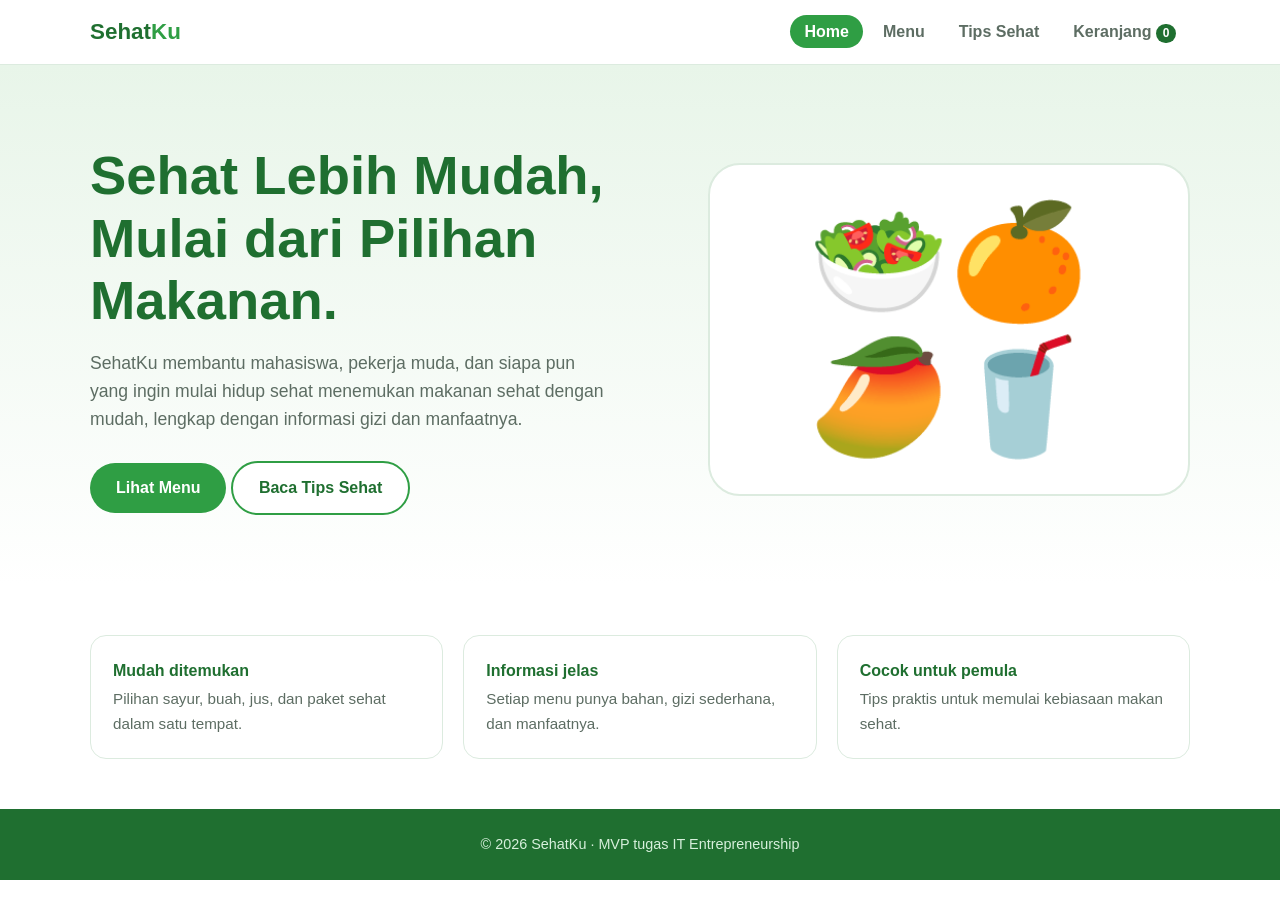
<file: index.html>
<!DOCTYPE html>
<html lang="id">
<head>
<meta charset="UTF-8">
<meta name="viewport" content="width=device-width, initial-scale=1">
<title>SehatKu - Sehat Lebih Mudah</title>
<link rel="stylesheet" href="style.css">
</head>
<body data-page="index">
<header class="navbar"><div class="container nav-inner">
  <a href="index.html" class="logo">Sehat<span>Ku</span></a>
  <button class="nav-toggle" id="navToggle" aria-label="Buka menu navigasi">&#9776;</button>
  <ul class="nav-links" id="navLinks">
    <li><a href="index.html" data-page="index">Home</a></li>
    <li><a href="menu.html" data-page="menu">Menu</a></li>
    <li><a href="tips.html" data-page="tips">Tips Sehat</a></li>
    <li><a href="keranjang.html" data-page="keranjang">Keranjang <span class="badge" id="cartCount">0</span></a></li>
  </ul></div></header>
<section class="hero"><div class="container hero-inner">
  <div>
    <h1>Sehat Lebih Mudah, Mulai dari Pilihan Makanan.</h1>
    <p>SehatKu membantu mahasiswa, pekerja muda, dan siapa pun yang ingin mulai hidup sehat menemukan makanan sehat dengan mudah, lengkap dengan informasi gizi dan manfaatnya.</p>
    <a href="menu.html" class="btn">Lihat Menu</a>
    <a href="tips.html" class="btn btn-outline">Baca Tips Sehat</a>
  </div>
  <div class="hero-art" aria-hidden="true">🥗🍊🥭🥤</div>
</div></section>
<section class="container features">
  <div class="feature"><b>Mudah ditemukan</b><p>Pilihan sayur, buah, jus, dan paket sehat dalam satu tempat.</p></div>
  <div class="feature"><b>Informasi jelas</b><p>Setiap menu punya bahan, gizi sederhana, dan manfaatnya.</p></div>
  <div class="feature"><b>Cocok untuk pemula</b><p>Tips praktis untuk memulai kebiasaan makan sehat.</p></div>
</section>
<footer><div class="container">&copy; 2026 SehatKu &middot; MVP tugas IT Entrepreneurship</div></footer>
<script src="script.js"></script>
</body>
</html>
</file>
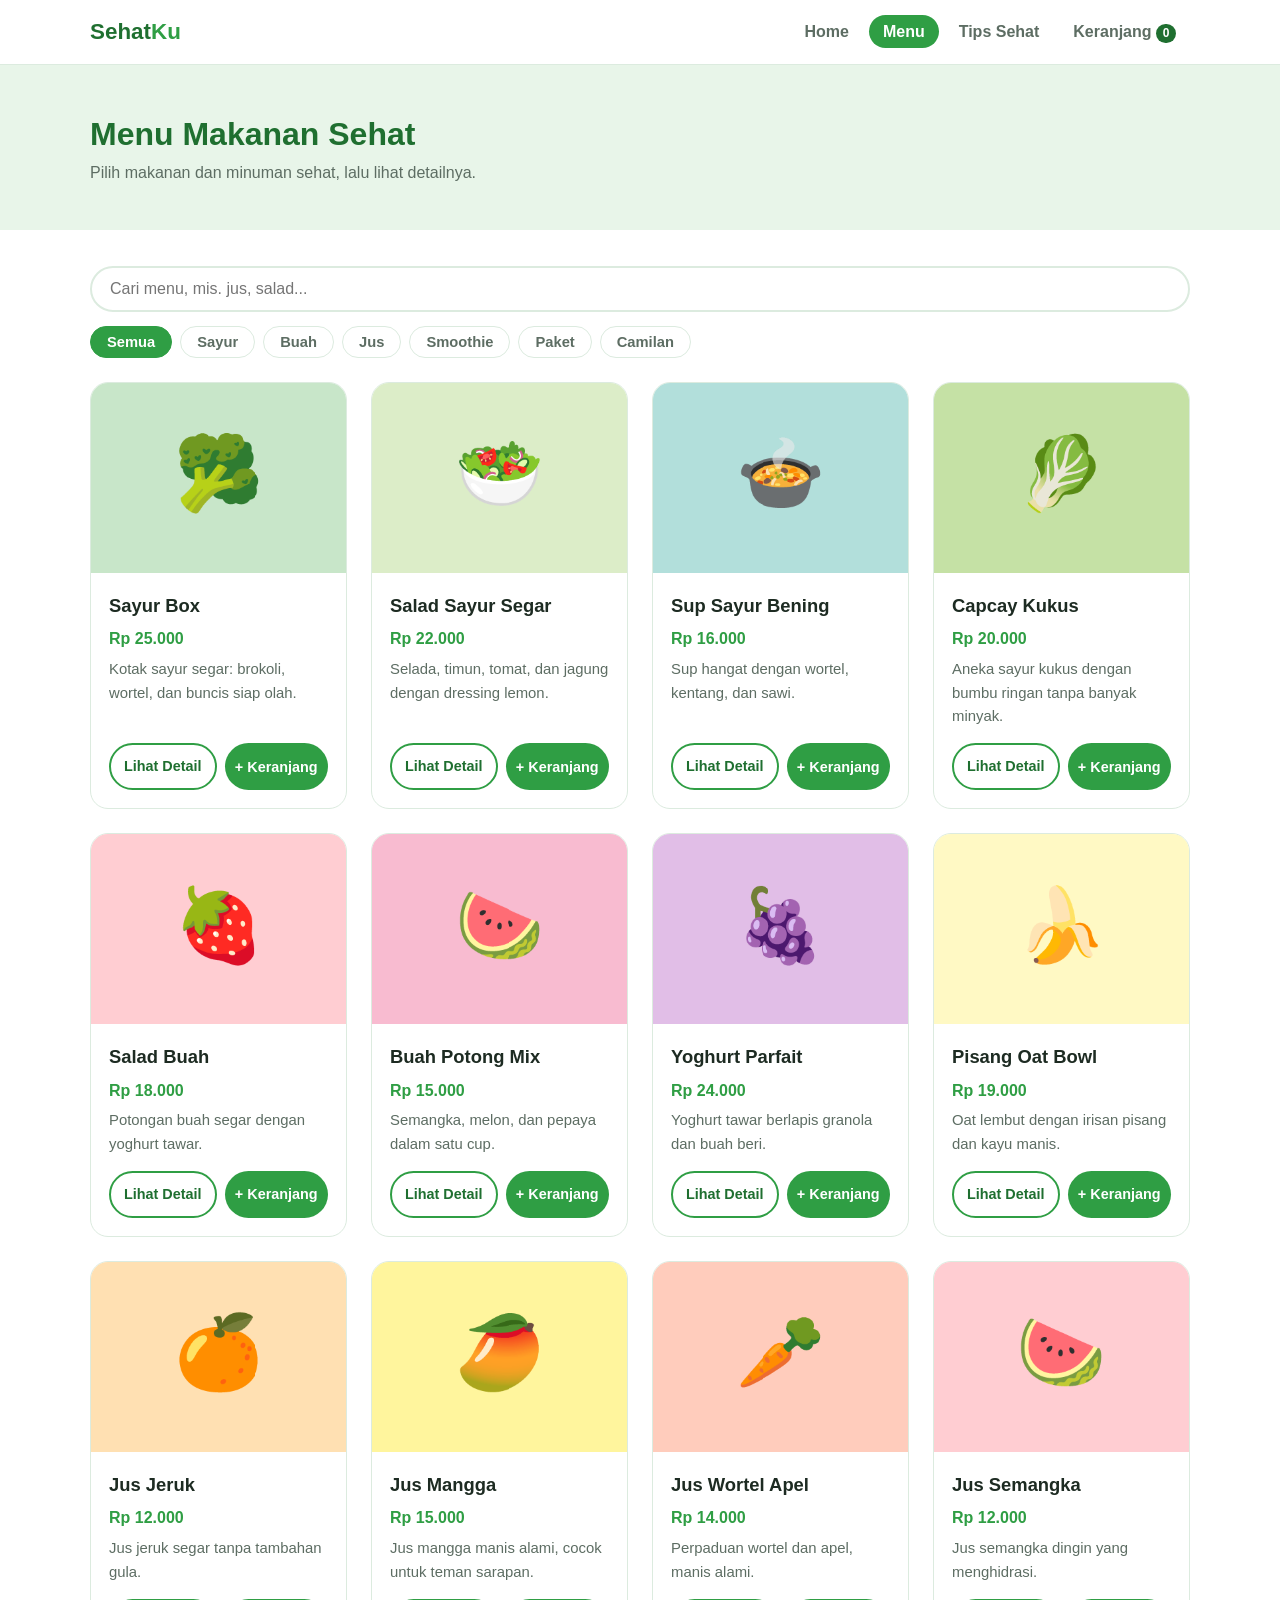
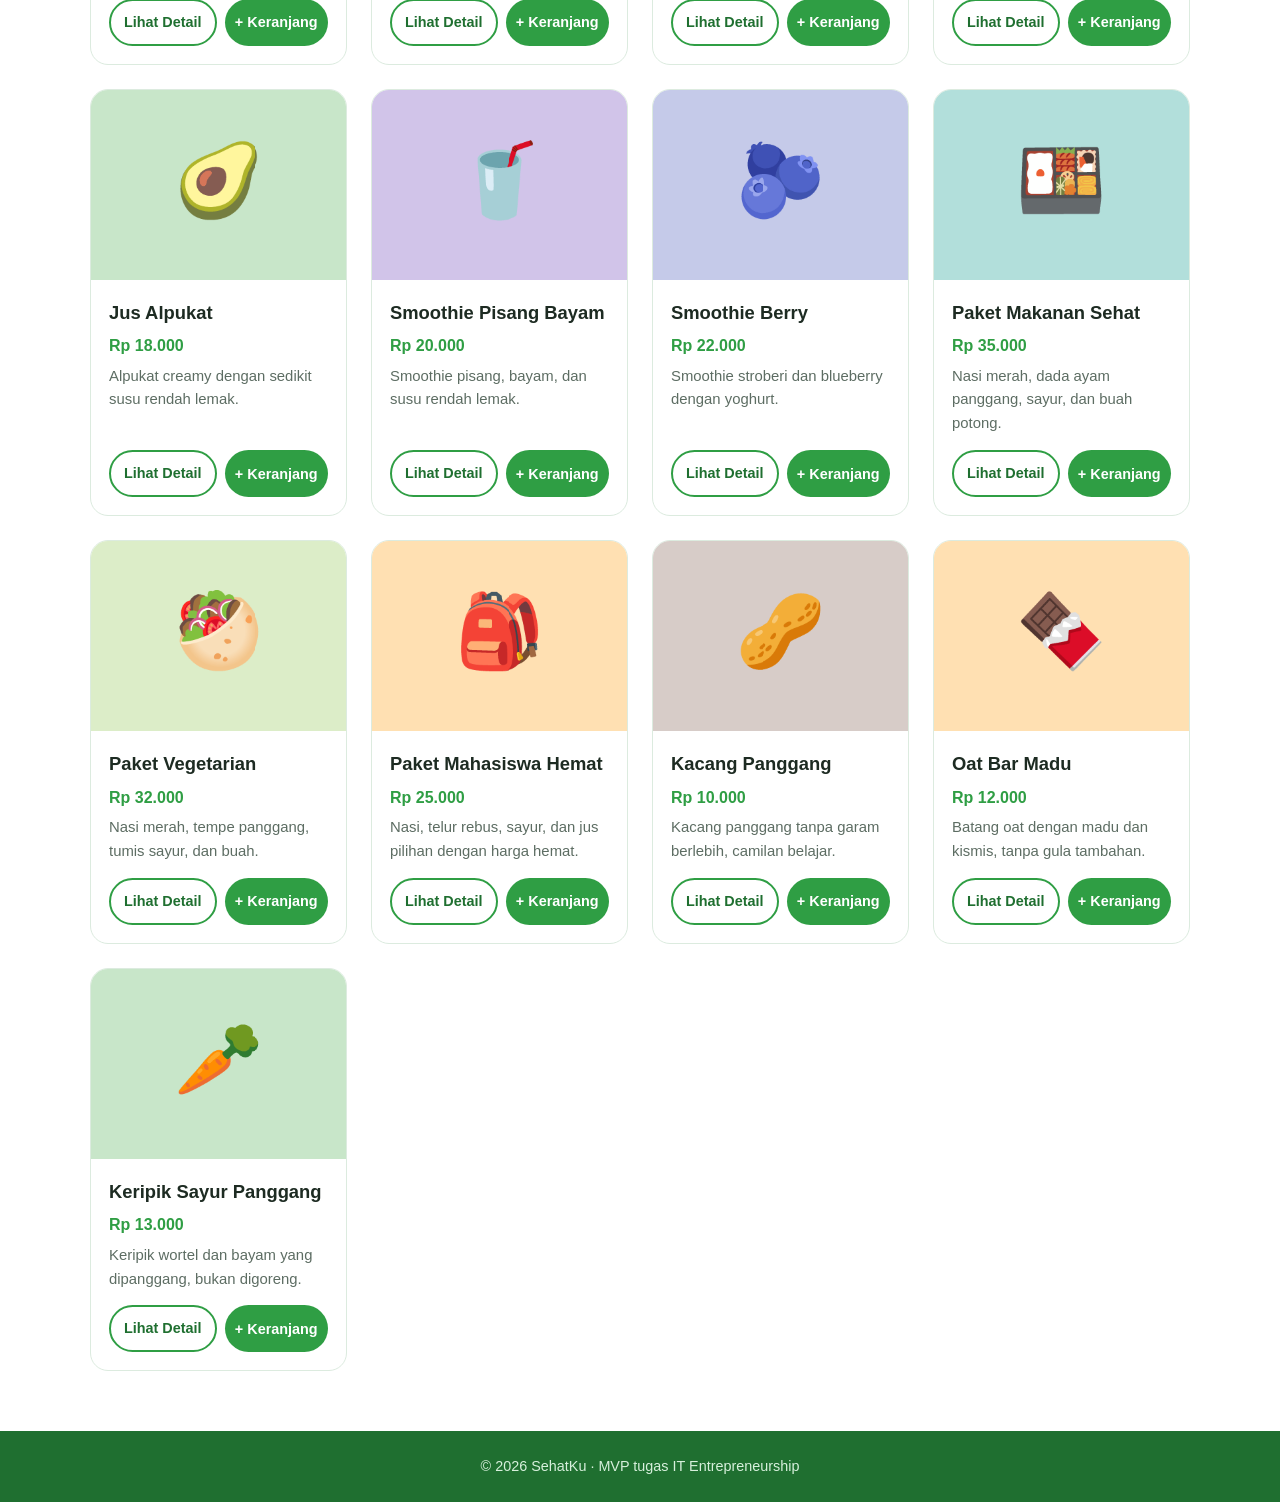
<file: menu.html>
<!DOCTYPE html>
<html lang="id">
<head>
<meta charset="UTF-8">
<meta name="viewport" content="width=device-width, initial-scale=1">
<title>Menu Makanan - SehatKu</title>
<link rel="stylesheet" href="style.css">
</head>
<body data-page="menu">
<header class="navbar"><div class="container nav-inner">
  <a href="index.html" class="logo">Sehat<span>Ku</span></a>
  <button class="nav-toggle" id="navToggle" aria-label="Buka menu navigasi">&#9776;</button>
  <ul class="nav-links" id="navLinks">
    <li><a href="index.html" data-page="index">Home</a></li>
    <li><a href="menu.html" data-page="menu">Menu</a></li>
    <li><a href="tips.html" data-page="tips">Tips Sehat</a></li>
    <li><a href="keranjang.html" data-page="keranjang">Keranjang <span class="badge" id="cartCount">0</span></a></li>
  </ul></div></header>
<section class="page-head"><div class="container"><h1>Menu Makanan Sehat</h1><p>Pilih makanan dan minuman sehat, lalu lihat detailnya.</p></div></section>
<main class="container">
  <div class="toolbar"><input type="search" id="searchInput" placeholder="Cari menu, mis. jus, salad..." aria-label="Cari menu"><div class="chips" id="chips"></div></div>
  <div class="grid" id="menuGrid"></div>
</main>
<footer><div class="container">&copy; 2026 SehatKu &middot; MVP tugas IT Entrepreneurship</div></footer>
<script src="script.js"></script>
</body>
</html>
</file>
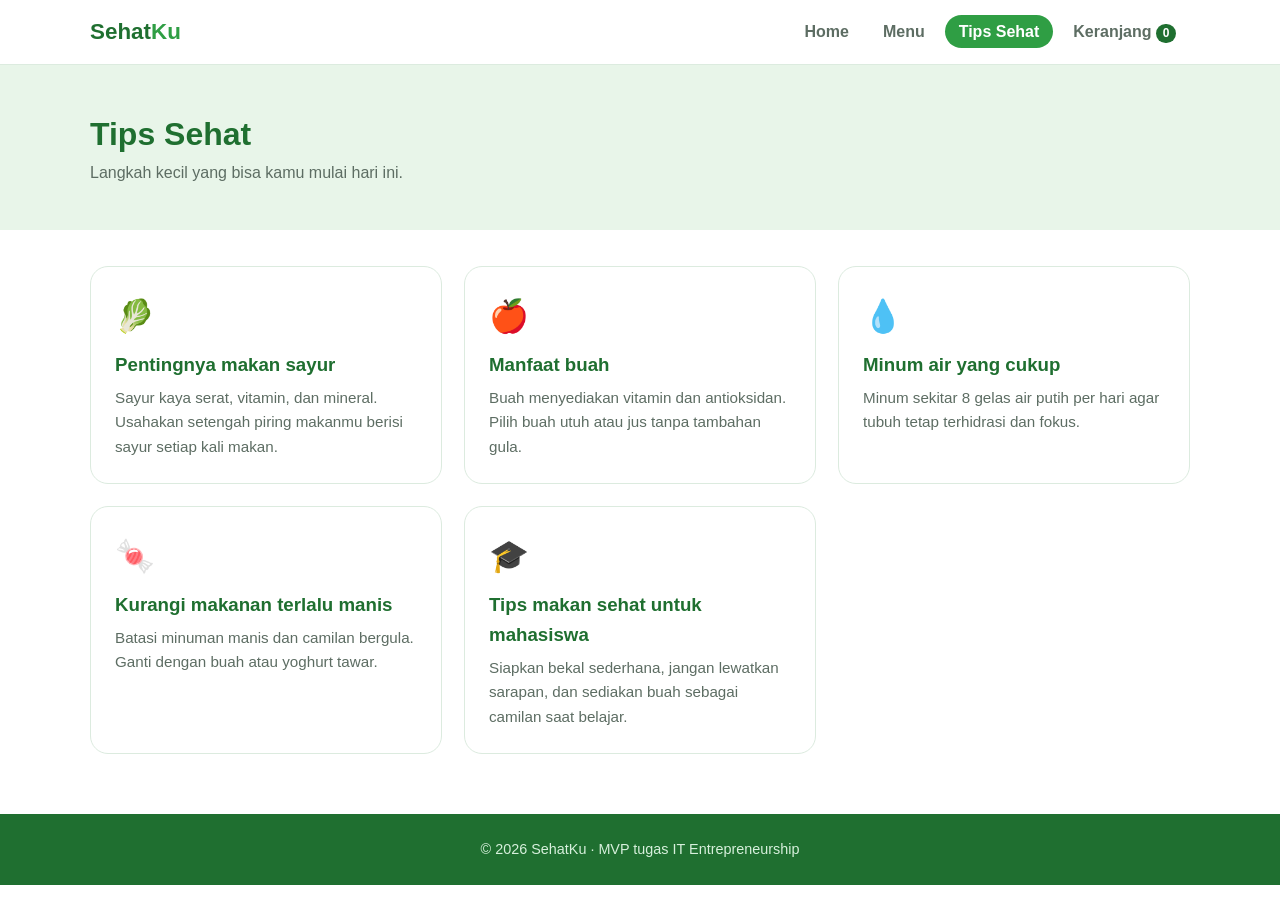
<file: tips.html>
<!DOCTYPE html>
<html lang="id">
<head>
<meta charset="UTF-8">
<meta name="viewport" content="width=device-width, initial-scale=1">
<title>Tips Sehat - SehatKu</title>
<link rel="stylesheet" href="style.css">
</head>
<body data-page="tips">
<header class="navbar"><div class="container nav-inner">
  <a href="index.html" class="logo">Sehat<span>Ku</span></a>
  <button class="nav-toggle" id="navToggle" aria-label="Buka menu navigasi">&#9776;</button>
  <ul class="nav-links" id="navLinks">
    <li><a href="index.html" data-page="index">Home</a></li>
    <li><a href="menu.html" data-page="menu">Menu</a></li>
    <li><a href="tips.html" data-page="tips">Tips Sehat</a></li>
    <li><a href="keranjang.html" data-page="keranjang">Keranjang <span class="badge" id="cartCount">0</span></a></li>
  </ul></div></header>
<section class="page-head"><div class="container"><h1>Tips Sehat</h1><p>Langkah kecil yang bisa kamu mulai hari ini.</p></div></section>
<main class="container"><div class="tips" id="tipsGrid"></div></main>
<footer><div class="container">&copy; 2026 SehatKu &middot; MVP tugas IT Entrepreneurship</div></footer>
<script src="script.js"></script>
</body>
</html>
</file>
<file: style.css>
:root{--green:#2f9e44;--green-dark:#1f6f30;--green-soft:#e8f5e9;--ink:#1d2b22;--muted:#5d6d63;--line:#dcebdf;--white:#fff}
*{box-sizing:border-box;margin:0;padding:0}
body{font-family:"Segoe UI",Roboto,Helvetica,Arial,sans-serif;color:var(--ink);background:var(--white);line-height:1.6}
a{color:inherit;text-decoration:none}
.container{width:min(1100px,92%);margin:0 auto}
:focus-visible{outline:3px solid #86d493;outline-offset:2px}

/* Navbar */
.navbar{position:sticky;top:0;z-index:10;background:var(--white);border-bottom:1px solid var(--line)}
.nav-inner{display:flex;align-items:center;justify-content:space-between;height:64px}
.logo{font-weight:800;font-size:1.4rem;color:var(--green-dark)}
.logo span{color:var(--green)}
.nav-links{display:flex;gap:6px;list-style:none}
.nav-links a{padding:8px 14px;border-radius:999px;font-weight:600;color:var(--muted)}
.nav-links a:hover{background:var(--green-soft);color:var(--green-dark)}
.nav-links a.active{background:var(--green);color:var(--white)}
.nav-toggle{display:none;background:none;border:1px solid var(--line);border-radius:8px;font-size:1.4rem;padding:2px 10px;cursor:pointer;color:var(--green-dark)}

/* Buttons */
.btn{display:inline-block;background:var(--green);color:var(--white);border:none;padding:12px 26px;border-radius:999px;font-size:1rem;font-weight:700;cursor:pointer;transition:background .2s}
.btn:hover{background:var(--green-dark)}
.btn-outline{background:var(--white);color:var(--green-dark);border:2px solid var(--green)}
.btn-outline:hover{background:var(--green-soft)}

/* Hero */
.hero{background:linear-gradient(180deg,var(--green-soft),var(--white));padding:80px 0 70px}
.hero-inner{display:grid;grid-template-columns:1.2fr 1fr;gap:40px;align-items:center}
.hero h1{font-size:clamp(2.2rem,5vw,3.4rem);line-height:1.15;color:var(--green-dark);margin-bottom:16px}
.hero p{color:var(--muted);font-size:1.1rem;max-width:520px;margin-bottom:28px}
.hero-art{font-size:7rem;text-align:center;line-height:1.2;background:var(--white);border-radius:32px;padding:30px;border:2px solid var(--line)}
.features{padding:50px 0;display:grid;grid-template-columns:repeat(3,1fr);gap:20px}
.feature{border:1px solid var(--line);border-radius:16px;padding:22px}
.feature b{display:block;color:var(--green-dark);margin-bottom:4px}
.feature p{color:var(--muted);font-size:.95rem}

/* Page header */
.page-head{background:var(--green-soft);padding:44px 0;margin-bottom:36px}
.page-head h1{color:var(--green-dark);font-size:2rem}
.page-head p{color:var(--muted)}

/* Menu cards */
.grid{display:grid;grid-template-columns:repeat(auto-fill,minmax(250px,1fr));gap:24px;padding-bottom:60px}
.card{border:1px solid var(--line);border-radius:18px;overflow:hidden;background:var(--white);display:flex;flex-direction:column;transition:box-shadow .2s}
.card:hover{box-shadow:0 8px 24px rgba(47,158,68,.15)}
.card img{width:100%;height:190px;object-fit:cover;display:block}
.card-body{padding:18px;display:flex;flex-direction:column;gap:6px;flex:1}
.card h3{font-size:1.15rem}
.price{color:var(--green);font-weight:800}
.card p{color:var(--muted);font-size:.93rem;flex:1;margin-bottom:8px}
.card .btn{text-align:center;padding:10px}

/* Detail */
.detail{display:grid;grid-template-columns:1fr 1fr;gap:40px;padding:40px 0 60px;align-items:start}
.detail img{width:100%;border-radius:22px;border:1px solid var(--line)}
.back{display:inline-block;margin-top:28px;color:var(--green-dark);font-weight:600}
.detail h1{font-size:2rem;color:var(--green-dark)}
.detail .price{font-size:1.5rem;display:block;margin:4px 0 18px}
.detail h2{font-size:1.05rem;margin:20px 0 8px}
.detail ul{padding-left:20px;color:var(--muted)}
.nutri{display:grid;grid-template-columns:repeat(2,1fr);gap:10px}
.nutri div{background:var(--green-soft);border-radius:12px;padding:10px 14px;font-size:.92rem}
.nutri b{display:block;color:var(--green-dark);font-size:1.1rem}
.note{font-size:.8rem;color:var(--muted);margin-top:8px}

/* Tips */
.tips{display:grid;grid-template-columns:repeat(auto-fill,minmax(300px,1fr));gap:22px;padding-bottom:60px}
.tip{border:1px solid var(--line);border-radius:18px;padding:24px}
.tip .ico{font-size:2rem}
.tip h3{color:var(--green-dark);margin:8px 0 6px}
.tip p{color:var(--muted);font-size:.95rem}

/* Footer */
footer{background:var(--green-dark);color:#d7f0dc;text-align:center;padding:24px 0;font-size:.9rem}

@media (max-width:760px){
  .nav-toggle{display:block}
  .nav-links{display:none;position:absolute;top:64px;left:0;right:0;background:var(--white);flex-direction:column;padding:12px 4%;border-bottom:1px solid var(--line)}
  .nav-links.open{display:flex}
  .hero{padding:50px 0}
  .hero-inner,.detail{grid-template-columns:1fr}
  .hero-art{font-size:4.5rem}
  .features{grid-template-columns:1fr}
}

/* ===== Pemesanan ===== */
.badge{display:inline-block;min-width:20px;padding:0 6px;border-radius:999px;background:var(--green-dark);color:#fff;font-size:.75rem;text-align:center}
.nav-links a.active .badge{background:#fff;color:var(--green-dark)}
.toolbar{display:flex;flex-direction:column;gap:14px;margin-bottom:24px}
.toolbar input{width:100%;padding:12px 18px;border:2px solid var(--line);border-radius:999px;font-size:1rem}
.toolbar input:focus{border-color:var(--green);outline:none}
.chips{display:flex;gap:8px;flex-wrap:wrap}
.chip{border:1px solid var(--line);background:#fff;color:var(--muted);padding:7px 16px;border-radius:999px;font-weight:600;cursor:pointer;font-size:.92rem}
.chip:hover{background:var(--green-soft)}
.chip.on{background:var(--green);border-color:var(--green);color:#fff}
.card-actions{display:flex;gap:8px}
.card-actions .btn{flex:1;padding:10px 8px;font-size:.9rem;text-align:center}
.empty{grid-column:1/-1;text-align:center;color:var(--muted);padding:40px 0}
.detail-actions{display:flex;gap:10px;flex-wrap:wrap;margin-top:24px}
.toast{position:fixed;left:50%;bottom:24px;transform:translateX(-50%);background:var(--green-dark);color:#fff;padding:12px 22px;border-radius:999px;font-weight:600;z-index:20;box-shadow:0 6px 20px rgba(0,0,0,.2)}
.cart-layout{display:grid;grid-template-columns:1.3fr 1fr;gap:30px;padding:36px 0 60px;align-items:start}
.cart-item{display:grid;grid-template-columns:70px 1fr auto;gap:14px;align-items:center;border:1px solid var(--line);border-radius:16px;padding:12px;margin-bottom:12px}
.cart-item img{width:70px;height:70px;border-radius:12px;object-fit:cover}
.cart-item b{display:block}
.qty{display:flex;align-items:center;gap:8px;margin-top:6px}
.qty button{width:30px;height:30px;border-radius:50%;border:1px solid var(--green);background:#fff;color:var(--green-dark);font-size:1.1rem;cursor:pointer}
.qty button:hover{background:var(--green-soft)}
.remove{background:none;border:none;color:#c0392b;cursor:pointer;font-size:.85rem}
.item-total{text-align:right;font-weight:700;color:var(--green-dark)}
.summary{border:1px solid var(--line);border-radius:18px;padding:22px;background:var(--green-soft)}
.summary h2{color:var(--green-dark);margin-bottom:12px;font-size:1.2rem}
.summary label{display:block;font-weight:600;font-size:.9rem;margin:12px 0 4px}
.summary input,.summary select,.summary textarea{width:100%;padding:10px 12px;border:1px solid var(--line);border-radius:10px;font:inherit;background:#fff}
.summary .err{color:#c0392b;font-size:.85rem;margin-top:8px;min-height:1.2em}
.total-row{display:flex;justify-content:space-between;font-size:1.15rem;font-weight:800;margin-top:16px;color:var(--green-dark)}
.summary .btn{width:100%;margin-top:14px}
.success{text-align:center;padding:70px 0;grid-column:1/-1}
.success h1{color:var(--green-dark);margin-bottom:8px}
.success p{color:var(--muted);margin-bottom:20px}
@media (max-width:760px){.cart-layout{grid-template-columns:1fr}.cart-item{grid-template-columns:60px 1fr}.item-total{grid-column:2;text-align:left}}
</file>
